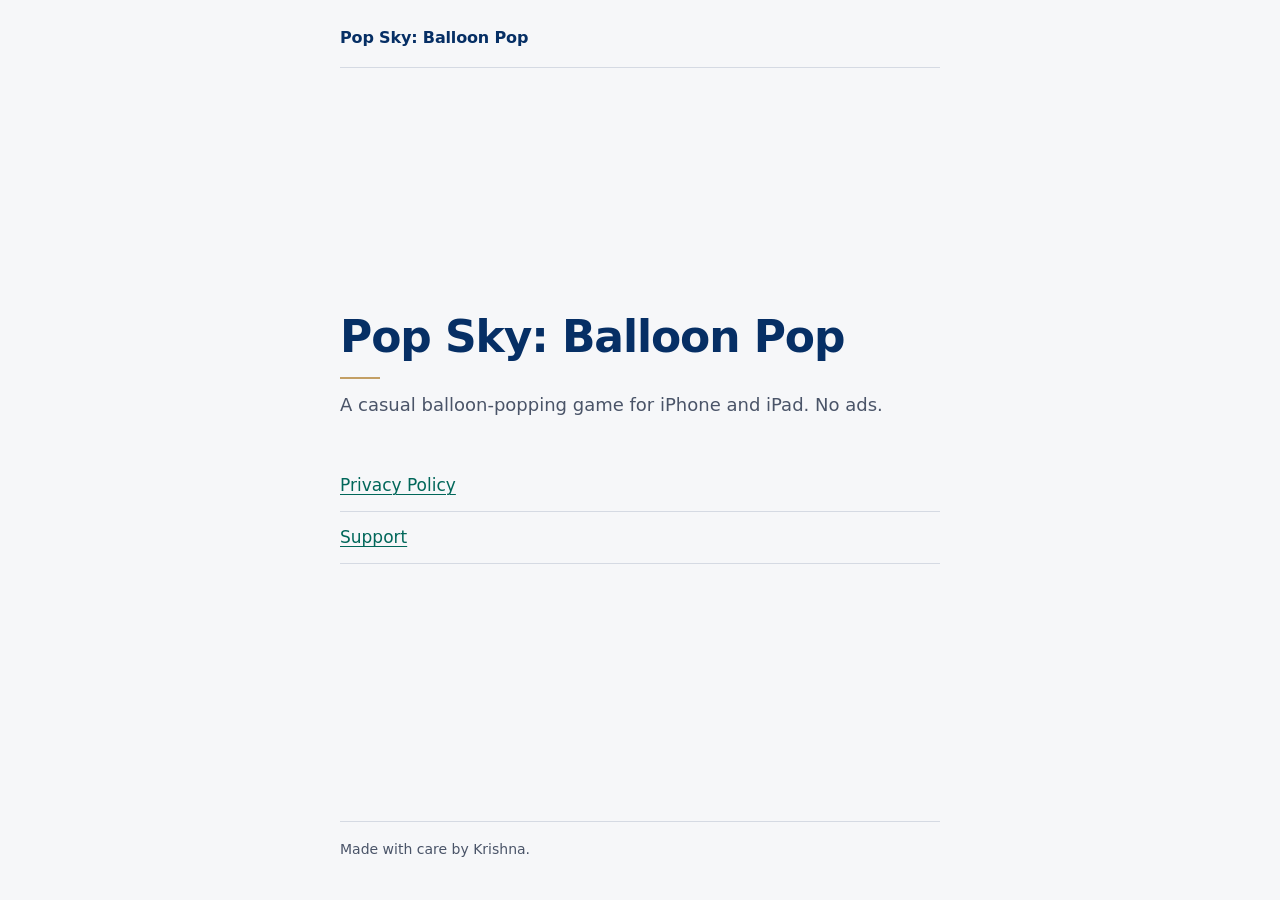
<file: index.html>
<!doctype html>
<html lang="en" class="home">
  <head>
    <meta charset="utf-8">
    <meta name="viewport" content="width=device-width, initial-scale=1">
    <meta name="color-scheme" content="light dark">
    <meta name="description" content="Privacy policy and support for Pop Sky: Balloon Pop, a casual game for iPhone and iPad.">
    <title>Pop Sky: Balloon Pop</title>
    <link rel="icon" href="data:,">
    <link rel="stylesheet" href="site.css">
  </head>
  <body>
    <div class="site-frame">
      <header class="site-header">
        <a class="site-name" href="./">Pop Sky: Balloon Pop</a>
      </header>
      <main>
        <h1>Pop Sky: Balloon Pop</h1>
        <p class="page-intro">A casual balloon-popping game for iPhone and iPad. No ads.</p>
        <nav class="site-nav" aria-label="Site">
          <ul>
            <li><a href="./privacy/">Privacy Policy</a></li>
            <li><a href="./support/">Support</a></li>
          </ul>
        </nav>
      </main>
      <footer class="site-footer">Made with care by Krishna.</footer>
    </div>
  </body>
</html>
</file>
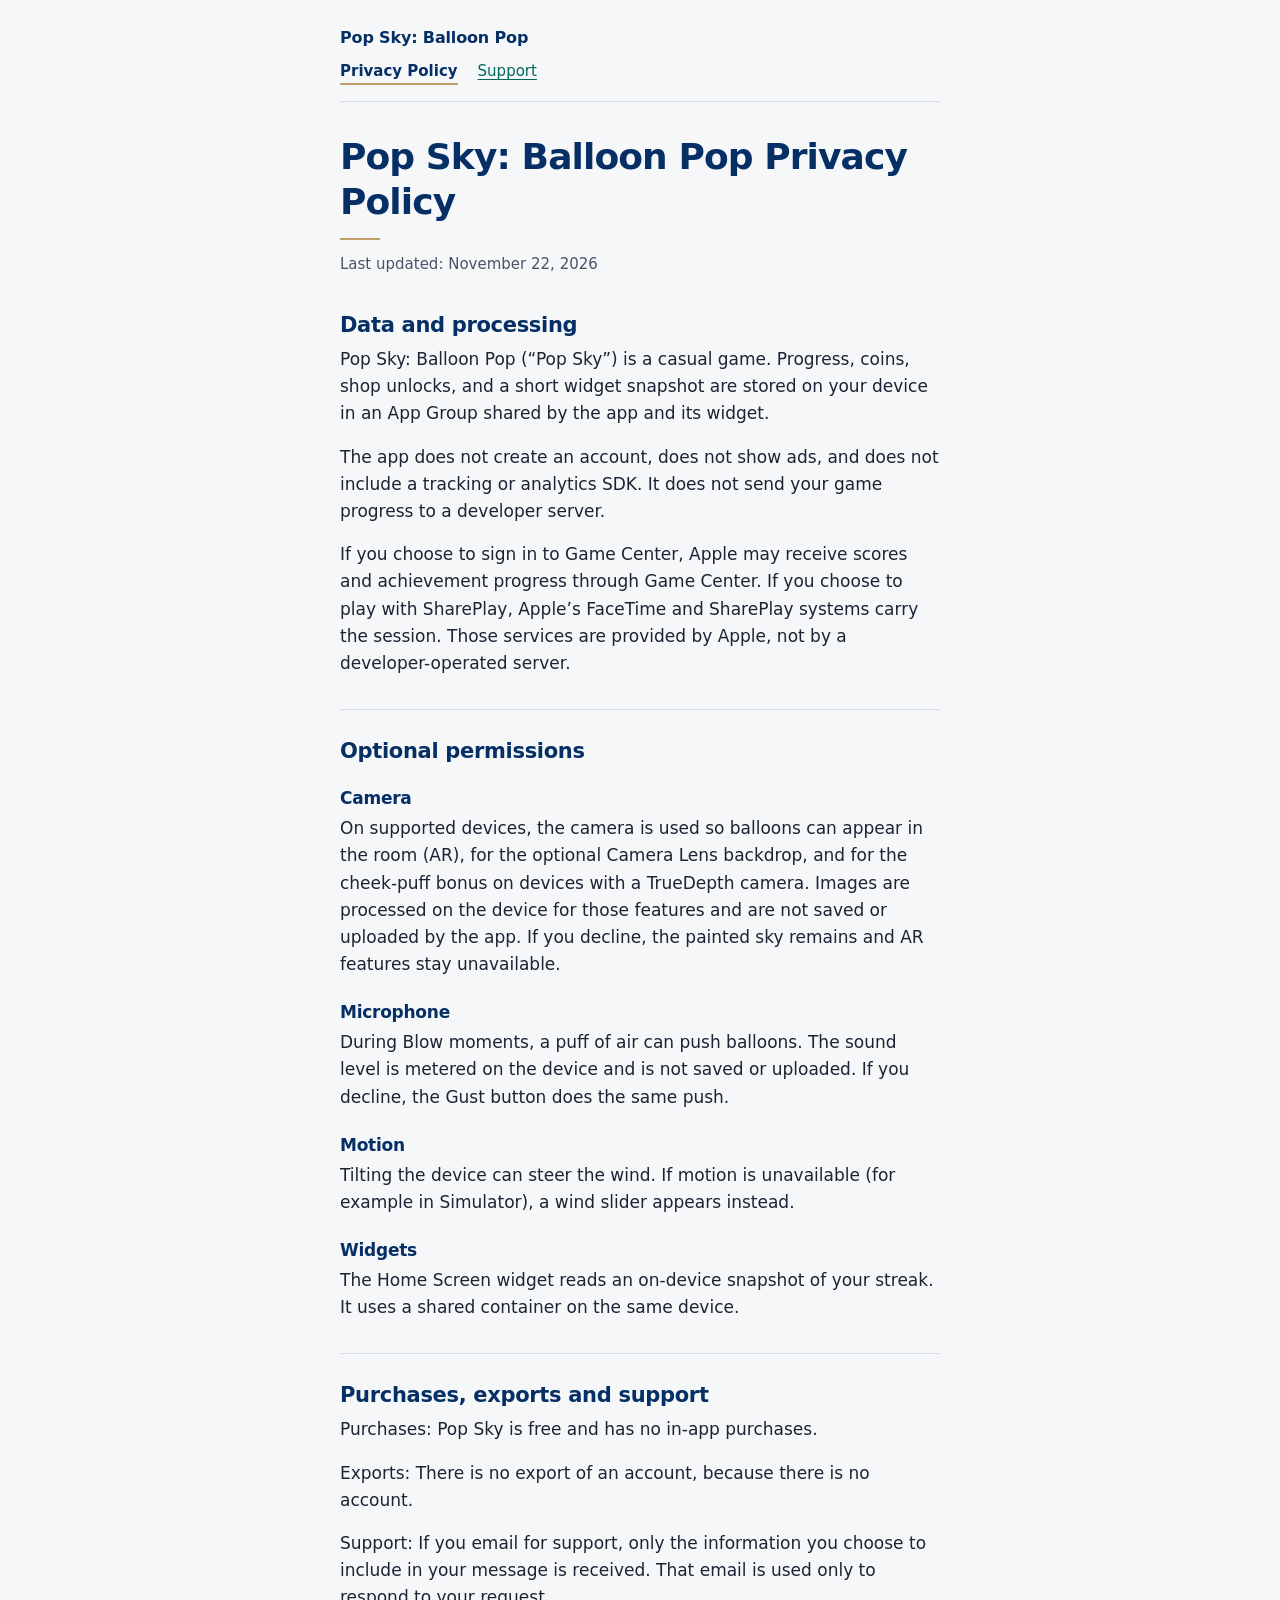
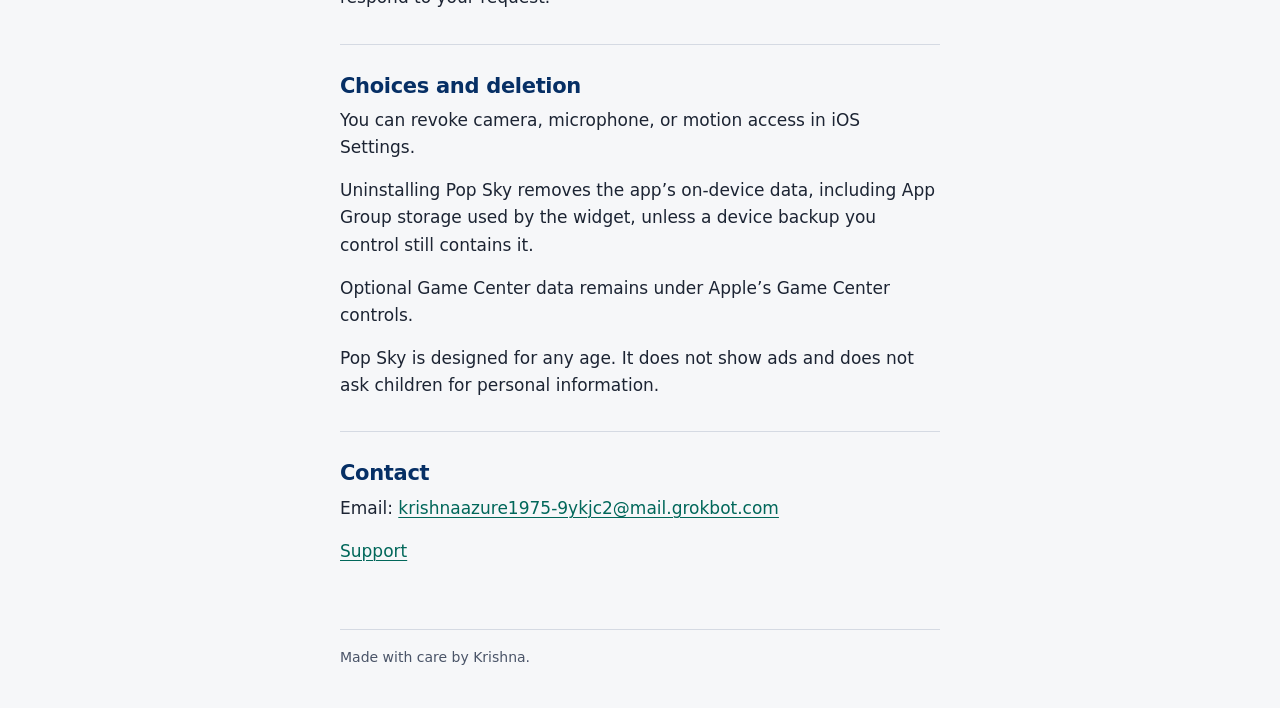
<file: privacy/index.html>
<!doctype html>
<html lang="en">
  <head>
    <meta charset="utf-8">
    <meta name="viewport" content="width=device-width, initial-scale=1">
    <meta name="color-scheme" content="light dark">
    <meta name="description" content="Privacy policy for the Pop Sky: Balloon Pop iOS and iPadOS app.">
    <meta property="og:title" content="Pop Sky: Balloon Pop Privacy Policy">
    <meta property="og:description" content="Privacy policy for the Pop Sky: Balloon Pop iOS and iPadOS app.">
    <meta property="og:type" content="website">
    <title>Pop Sky: Balloon Pop Privacy Policy</title>
    <link rel="icon" href="data:,">
    <link rel="stylesheet" href="../site.css">
  </head>
  <body>
    <div class="site-frame">
      <header class="site-header">
        <a class="site-name" href="../">Pop Sky: Balloon Pop</a>
        <nav class="site-nav" aria-label="Site">
          <a href="../privacy/" aria-current="page">Privacy Policy</a>
          <a href="../support/">Support</a>
        </nav>
      </header>
      <main>
        <h1>Pop Sky: Balloon Pop Privacy Policy</h1>
        <p class="page-meta">Last updated: <time datetime="2026-11-22">November 22, 2026</time></p>

        <section>
          <h2>Data and processing</h2>
          <p>Pop Sky: Balloon Pop (“Pop Sky”) is a casual game. Progress, coins, shop unlocks, and a short widget snapshot are stored on your device in an App Group shared by the app and its widget.</p>
          <p>The app does not create an account, does not show ads, and does not include a tracking or analytics SDK. It does not send your game progress to a developer server.</p>
          <p>If you choose to sign in to Game Center, Apple may receive scores and achievement progress through Game Center. If you choose to play with SharePlay, Apple’s FaceTime and SharePlay systems carry the session. Those services are provided by Apple, not by a developer-operated server.</p>
        </section>

        <section>
          <h2>Optional permissions</h2>
          <h3>Camera</h3>
          <p>On supported devices, the camera is used so balloons can appear in the room (AR), for the optional Camera Lens backdrop, and for the cheek-puff bonus on devices with a TrueDepth camera. Images are processed on the device for those features and are not saved or uploaded by the app. If you decline, the painted sky remains and AR features stay unavailable.</p>
          <h3>Microphone</h3>
          <p>During Blow moments, a puff of air can push balloons. The sound level is metered on the device and is not saved or uploaded. If you decline, the Gust button does the same push.</p>
          <h3>Motion</h3>
          <p>Tilting the device can steer the wind. If motion is unavailable (for example in Simulator), a wind slider appears instead.</p>
          <h3>Widgets</h3>
          <p>The Home Screen widget reads an on-device snapshot of your streak. It uses a shared container on the same device.</p>
        </section>

        <section>
          <h2>Purchases, exports and support</h2>
          <p>Purchases: Pop Sky is free and has no in-app purchases.</p>
          <p>Exports: There is no export of an account, because there is no account.</p>
          <p>Support: If you email for support, only the information you choose to include in your message is received. That email is used only to respond to your request.</p>
        </section>

        <section>
          <h2>Choices and deletion</h2>
          <p>You can revoke camera, microphone, or motion access in iOS Settings.</p>
          <p>Uninstalling Pop Sky removes the app’s on-device data, including App Group storage used by the widget, unless a device backup you control still contains it.</p>
          <p>Optional Game Center data remains under Apple’s Game Center controls.</p>
          <p>Pop Sky is designed for any age. It does not show ads and does not ask children for personal information.</p>
        </section>

        <section>
          <h2>Contact</h2>
          <p>Email: <a href="mailto:krishnaazure1975-9ykjc2@mail.grokbot.com">krishnaazure1975-9ykjc2@mail.grokbot.com</a></p>
          <p><a href="../support/">Support</a></p>
        </section>
      </main>
      <footer class="site-footer">Made with care by Krishna.</footer>
    </div>
  </body>
</html>
</file>
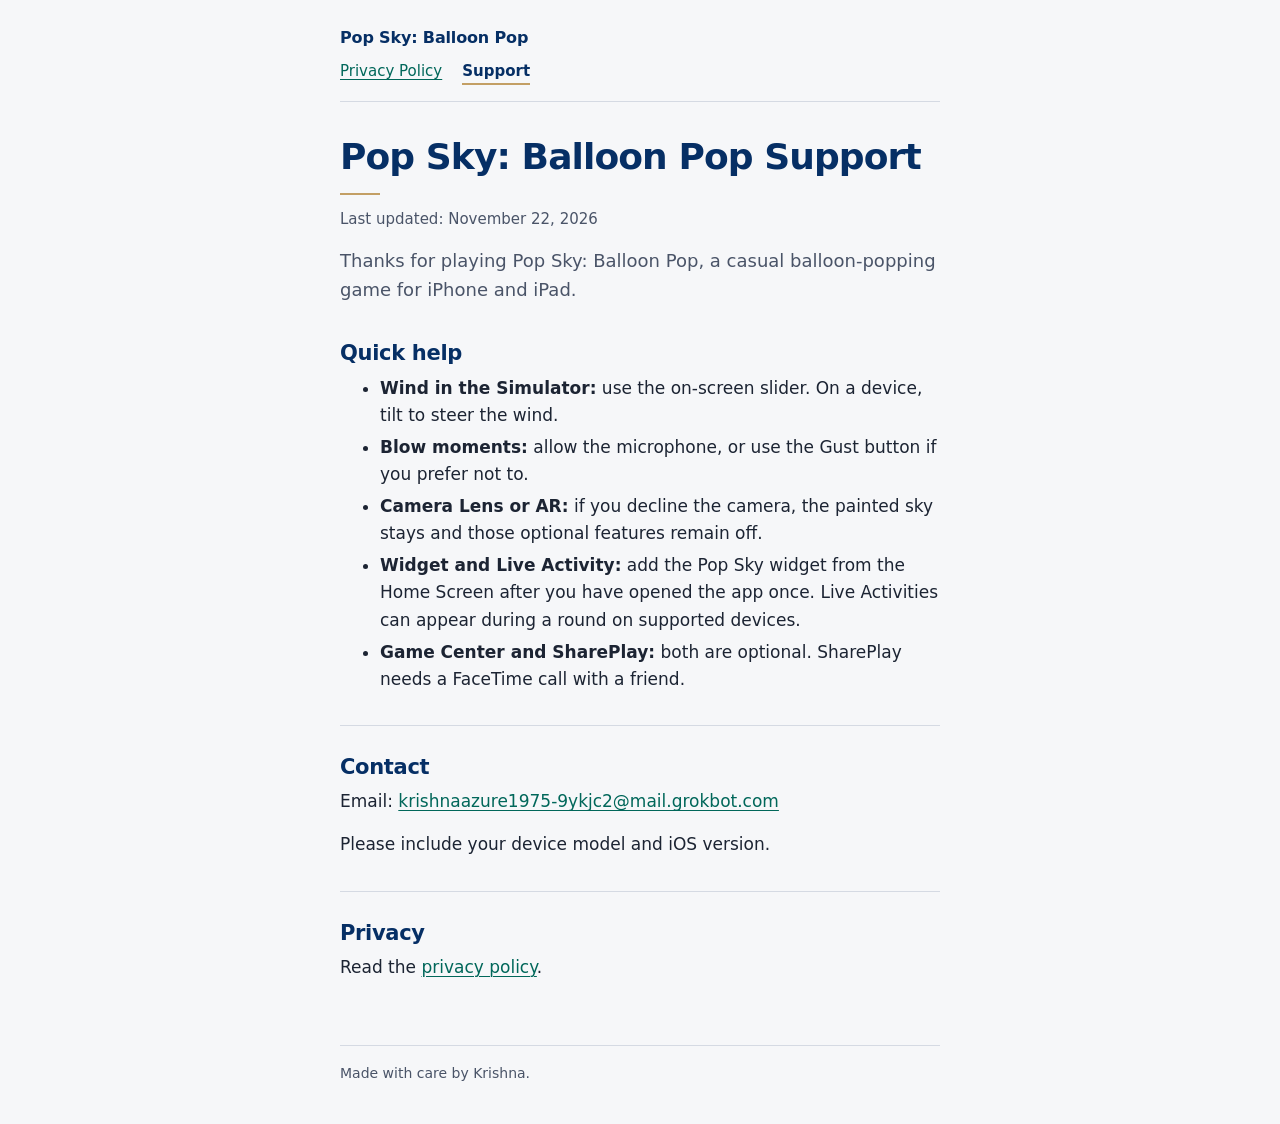
<file: support/index.html>
<!doctype html>
<html lang="en">
  <head>
    <meta charset="utf-8">
    <meta name="viewport" content="width=device-width, initial-scale=1">
    <meta name="color-scheme" content="light dark">
    <meta name="description" content="Support for the Pop Sky: Balloon Pop iOS and iPadOS app.">
    <meta property="og:title" content="Pop Sky: Balloon Pop Support">
    <meta property="og:description" content="Support for the Pop Sky: Balloon Pop iOS and iPadOS app.">
    <meta property="og:type" content="website">
    <title>Pop Sky: Balloon Pop Support</title>
    <link rel="icon" href="data:,">
    <link rel="stylesheet" href="../site.css">
  </head>
  <body>
    <div class="site-frame">
      <header class="site-header">
        <a class="site-name" href="../">Pop Sky: Balloon Pop</a>
        <nav class="site-nav" aria-label="Site">
          <a href="../privacy/">Privacy Policy</a>
          <a href="../support/" aria-current="page">Support</a>
        </nav>
      </header>
      <main>
        <h1>Pop Sky: Balloon Pop Support</h1>
        <p class="page-meta">Last updated: <time datetime="2026-11-22">November 22, 2026</time></p>
        <p class="page-intro">Thanks for playing Pop Sky: Balloon Pop, a casual balloon-popping game for iPhone and iPad.</p>

        <section>
          <h2>Quick help</h2>
          <ul>
            <li><strong>Wind in the Simulator:</strong> use the on-screen slider. On a device, tilt to steer the wind.</li>
            <li><strong>Blow moments:</strong> allow the microphone, or use the Gust button if you prefer not to.</li>
            <li><strong>Camera Lens or AR:</strong> if you decline the camera, the painted sky stays and those optional features remain off.</li>
            <li><strong>Widget and Live Activity:</strong> add the Pop Sky widget from the Home Screen after you have opened the app once. Live Activities can appear during a round on supported devices.</li>
            <li><strong>Game Center and SharePlay:</strong> both are optional. SharePlay needs a FaceTime call with a friend.</li>
          </ul>
        </section>

        <section>
          <h2>Contact</h2>
          <p>Email: <a href="mailto:krishnaazure1975-9ykjc2@mail.grokbot.com">krishnaazure1975-9ykjc2@mail.grokbot.com</a></p>
          <p>Please include your device model and iOS version.</p>
        </section>

        <section>
          <h2>Privacy</h2>
          <p>Read the <a href="../privacy/">privacy policy</a>.</p>
        </section>
      </main>
      <footer class="site-footer">Made with care by Krishna.</footer>
    </div>
  </body>
</html>
</file>
<file: site.css>
:root {
  color-scheme: light dark;
  --bg: #f6f7f9;
  --text: #1c2433;
  --muted: #4a5468;
  --heading: #062f65;
  --link: #01675a;
  --link-hover: #062f65;
  --rule: #d5dae3;
  --gold: #c39f65;
  --focus: #008286;
}

@media (prefers-color-scheme: dark) {
  :root {
    --bg: #010c28;
    --text: #e6ebf3;
    --muted: #b3bdcd;
    --heading: #f1f4f9;
    --link: #5fd0c6;
    --link-hover: #9ae6df;
    --rule: #26314f;
    --focus: #5fd0c6;
  }
}

*, *::before, *::after { box-sizing: border-box; }

html {
  -webkit-text-size-adjust: 100%;
  text-size-adjust: 100%;
}

body {
  margin: 0;
  background: var(--bg);
  color: var(--text);
  font-family: -apple-system, BlinkMacSystemFont, "SF Pro Text", system-ui, "Segoe UI", sans-serif;
  font-size: 1.0625rem;
  line-height: 1.6;
  overflow-wrap: break-word;
}

.site-frame {
  max-width: 40rem;
  margin: 0 auto;
  padding: 1.5rem 1.25rem 2.5rem;
  min-height: 100vh;
  min-height: 100dvh;
  display: flex;
  flex-direction: column;
}

main { flex: 1; }

.site-header {
  padding-bottom: 1rem;
  margin-bottom: 2rem;
  border-bottom: 1px solid var(--rule);
}

.site-name {
  font-weight: 650;
  font-size: 1rem;
  letter-spacing: -0.01em;
  color: var(--heading);
  text-decoration: none;
}
.site-name:hover { text-decoration: underline; }

.site-nav ul, .site-nav ol {
  list-style: none;
  margin: 0;
  padding: 0;
}
.site-nav {
  display: flex;
  flex-wrap: wrap;
  gap: 0.25rem 1.25rem;
  margin-top: 0.5rem;
  font-size: 0.9375rem;
}
.site-nav ul, .site-nav ol { display: flex; flex-wrap: wrap; gap: 0.25rem 1.25rem; }
.site-nav a[aria-current="page"] {
  color: var(--heading);
  font-weight: 600;
  text-decoration: none;
  border-bottom: 2px solid var(--gold);
}

h1, h2, h3 {
  color: var(--heading);
  line-height: 1.25;
  letter-spacing: -0.015em;
  font-weight: 700;
}
h1 {
  font-size: clamp(1.75rem, 6vw, 2.25rem);
  margin: 0 0 0.75rem;
  letter-spacing: -0.025em;
}
h1::after {
  content: "";
  display: block;
  width: 2.5rem;
  height: 2px;
  margin-top: 0.85rem;
  background: var(--gold);
}
h2 {
  font-size: 1.3125rem;
  margin: 2.25rem 0 0.5rem;
}
h3 {
  font-size: 1.0625rem;
  font-weight: 650;
  margin: 1.5rem 0 0.35rem;
}

p, ul, ol { margin: 0 0 1rem; }
li + li { margin-top: 0.3rem; }

.page-meta {
  color: var(--muted);
  font-size: 0.9375rem;
}
.page-intro {
  font-size: 1.125rem;
  color: var(--muted);
}

section + section { border-top: 1px solid var(--rule); margin-top: 2rem; }
section + section > h2:first-child { margin-top: 1.75rem; }

a {
  color: var(--link);
  text-decoration: underline;
  text-decoration-thickness: 1px;
  text-underline-offset: 0.18em;
  overflow-wrap: anywhere;
}
a:hover { color: var(--link-hover); text-decoration-thickness: 2px; }
a:focus-visible {
  outline: 2px solid var(--focus);
  outline-offset: 2px;
  border-radius: 2px;
}

/* Home: title + nav only */
.home main {
  display: flex;
  flex-direction: column;
  justify-content: center;
  padding: 3rem 0;
}
.home h1 { font-size: clamp(2rem, 8vw, 2.75rem); }
.home .site-nav {
  flex-direction: column;
  gap: 0;
  margin-top: 1.5rem;
  font-size: 1.0625rem;
}
.home .site-nav ul, .home .site-nav ol { flex-direction: column; gap: 0; }
.home .site-nav a {
  display: block;
  padding: 0.75rem 0;
  border-bottom: 1px solid var(--rule);
}
.home .site-nav li + li { margin-top: 0; }

.site-footer {
  margin-top: 3rem;
  padding-top: 1rem;
  border-top: 1px solid var(--rule);
  color: var(--muted);
  font-size: 0.875rem;
}

@media print {
  body { background: none; color: #111; }
  .site-nav { display: none; }
}
</file>
